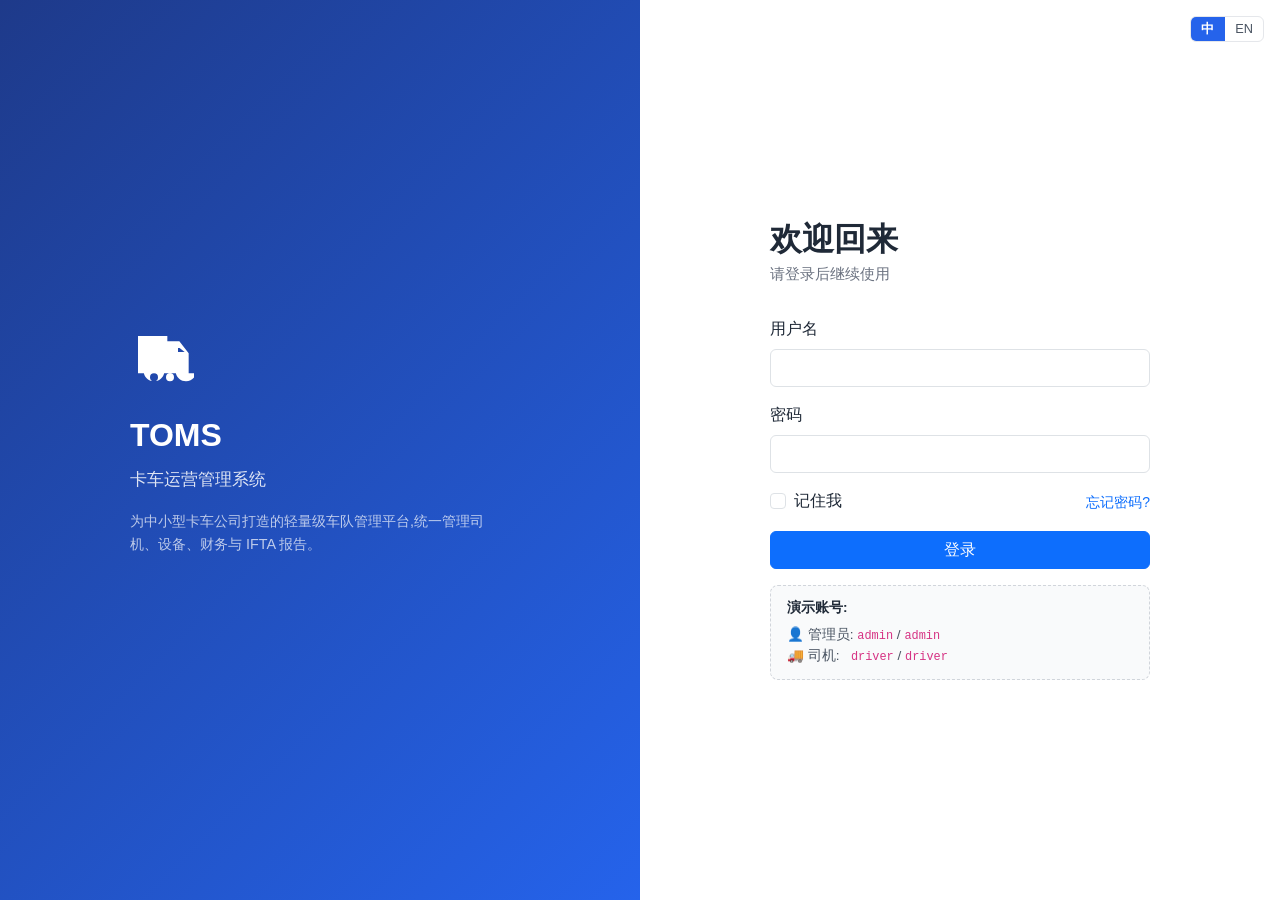
<file: index.html>
<!DOCTYPE html>
<html lang="zh-CN">
<head>
  <meta charset="UTF-8">
  <meta name="viewport" content="width=device-width, initial-scale=1.0">
  <title>TOMS · 登录 / Sign In</title>
  <link rel="icon" href="data:image/svg+xml;utf8,<svg xmlns='http://www.w3.org/2000/svg' viewBox='0 0 24 24'><text y='20' font-size='20'>🚛</text></svg>">
  <link href="https://cdn.jsdelivr.net/npm/bootstrap@5.3.2/dist/css/bootstrap.min.css" rel="stylesheet">
  <link href="assets/css/style.css" rel="stylesheet">
</head>
<body>
  <div class="login-wrap">
    <div class="login-brand">
      <div class="brand-inner">
        <svg viewBox="0 0 24 24" fill="currentColor">
          <path d="M3 17h2.2c.4 1.7 1.9 3 3.8 3s3.4-1.3 3.8-3h4.4c.4 1.7 1.9 3 3.8 3s3.4-1.3 3.8-3H22V9.5L18.5 5H14V3H3v14zm15-9.5h.6L20.5 9H18V7.5zM15 17a1.5 1.5 0 1 1 0 3 1.5 1.5 0 0 1 0-3zM9 17a1.5 1.5 0 1 1 0 3 1.5 1.5 0 0 1 0-3z"/>
        </svg>
        <h1 data-i18n="login.brand.title">TOMS</h1>
        <p style="font-size:1.05rem; margin-bottom:1rem;" data-i18n="login.brand.subtitle">Trucking Operations Management System</p>
        <p style="font-size:0.9rem; opacity:0.7;" data-i18n="login.brand.description">A lightweight fleet ops platform.</p>
      </div>
    </div>
    <div class="login-form-wrap" style="position:relative;">
      <div class="login-lang-switcher">
        <div class="lang-switcher">
          <button type="button" class="lang-btn" data-lang="zh-CN">中</button>
          <button type="button" class="lang-btn" data-lang="en-US">EN</button>
        </div>
      </div>
      <div class="login-card">
        <h2 data-i18n="login.welcome">Welcome back</h2>
        <p class="subtitle" data-i18n="login.subtitle">Please sign in to continue.</p>

        <form id="loginForm" class="needs-validation" novalidate>
          <div class="mb-3">
            <label for="username" class="form-label" data-i18n="login.field.username">Username</label>
            <input type="text" class="form-control" id="username" required autocomplete="username">
            <div class="invalid-feedback" data-i18n="login.invalid.username">Username required</div>
          </div>
          <div class="mb-3">
            <label for="password" class="form-label" data-i18n="login.field.password">Password</label>
            <input type="password" class="form-control" id="password" required autocomplete="current-password">
            <div class="invalid-feedback" data-i18n="login.invalid.password">Password required</div>
          </div>
          <div class="mb-3 d-flex justify-content-between align-items-center">
            <div class="form-check">
              <input class="form-check-input" type="checkbox" id="remember">
              <label class="form-check-label" for="remember" data-i18n="login.field.remember">Remember me</label>
            </div>
            <a href="#" class="text-decoration-none small" data-i18n="login.field.forgot">Forgot password?</a>
          </div>
          <button type="submit" class="btn btn-primary w-100 mb-3" data-i18n="login.button.signIn">Sign In</button>

          <div class="demo-creds">
            <div style="margin-bottom:0.4rem;"><strong data-i18n="login.demo.title">Demo Accounts:</strong></div>
            <div>👤 <span data-i18n="login.demo.admin">Admin</span>: <code>admin</code> / <code>admin</code></div>
            <div>🚚 <span data-i18n="login.demo.driver">Driver</span>:&nbsp;&nbsp; <code>driver</code> / <code>driver</code></div>
          </div>
        </form>
      </div>
    </div>
  </div>

  <script src="https://cdn.jsdelivr.net/npm/bootstrap@5.3.2/dist/js/bootstrap.bundle.min.js"></script>
  <script src="assets/js/i18n.js"></script>
  <script src="assets/js/common.js"></script>
  <script>
    // Apply locale to <html lang> and <title> + translate all [data-i18n] nodes
    TOMS.applyDocumentLocale('login.pageTitle');
    TOMS.applyTranslations();

    // Mark active lang button + wire up switching
    const cur = TOMS.getLocale();
    document.querySelectorAll('.lang-switcher .lang-btn').forEach(btn => {
      if (btn.dataset.lang === cur) btn.classList.add('active');
      btn.addEventListener('click', () => {
        if (btn.dataset.lang !== TOMS.getLocale()) TOMS.setLocale(btn.dataset.lang);
      });
    });

    // If already logged in, jump straight to dashboard
    if (localStorage.getItem('toms_user')) {
      window.location.href = 'dashboard.html';
    }

    const form = document.getElementById('loginForm');
    form.addEventListener('submit', (e) => {
      e.preventDefault();
      if (!form.checkValidity()) {
        form.classList.add('was-validated');
        return;
      }
      const u = document.getElementById('username').value.trim().toLowerCase();
      const p = document.getElementById('password').value;
      let user;
      if (u === 'admin' && p === 'admin') {
        user = { name: 'Admin User', role: 'admin', username: 'admin' };
      } else if (u === 'driver' && p === 'driver') {
        user = { name: 'James Carter', role: 'driver', username: 'driver', driverId: 'D001' };
      } else {
        user = { name: u.charAt(0).toUpperCase() + u.slice(1), role: 'admin', username: u };
      }
      localStorage.setItem('toms_user', JSON.stringify(user));
      window.location.href = 'dashboard.html';
    });
  </script>
</body>
</html>
</file>
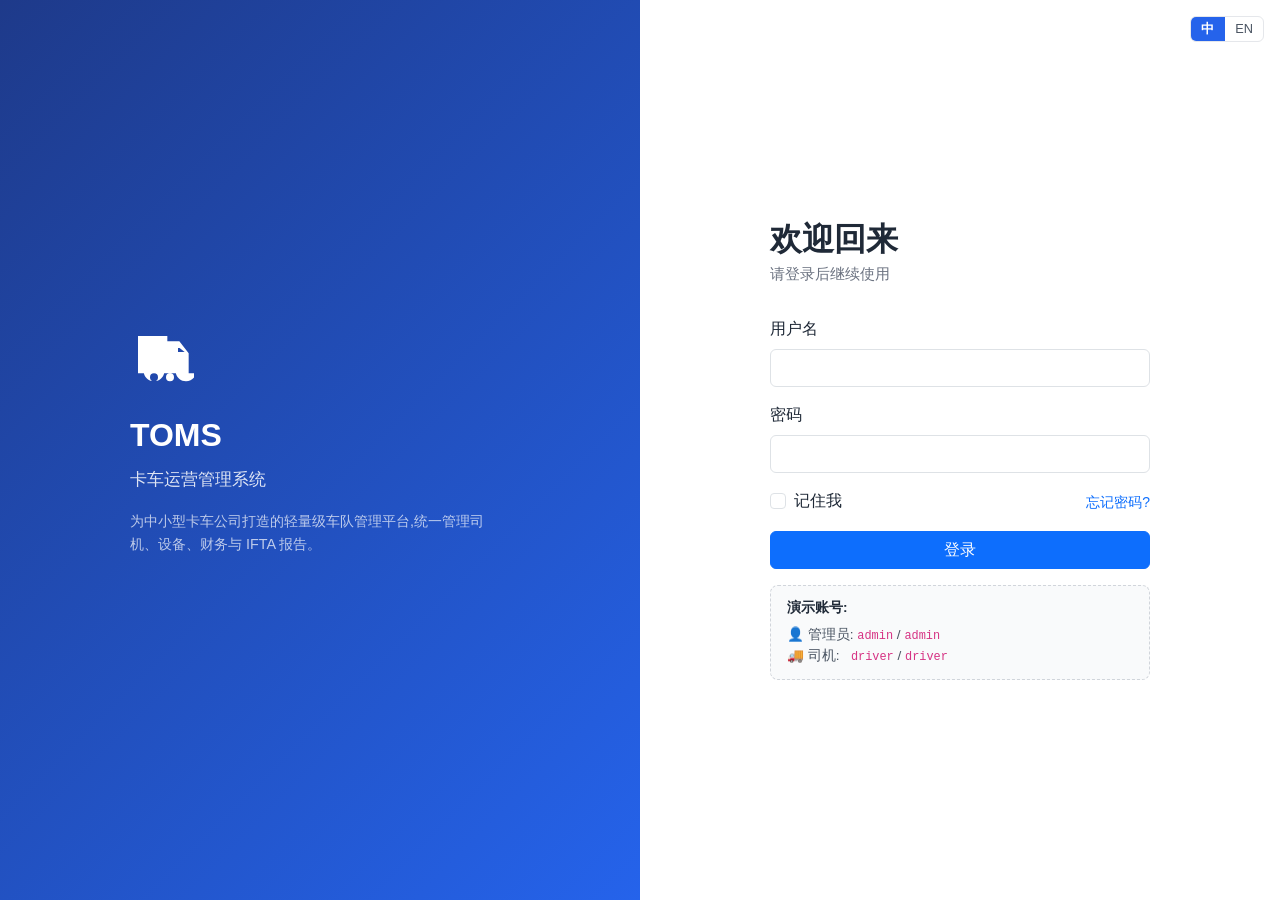
<file: drivers.html>
<!DOCTYPE html>
<html lang="zh-CN">
<head>
  <meta charset="UTF-8">
  <meta name="viewport" content="width=device-width, initial-scale=1.0">
  <script>document.documentElement.lang = localStorage.getItem('toms_locale') || 'zh-CN';</script>
  <title>TOMS</title>
  <link rel="icon" href="data:image/svg+xml;utf8,<svg xmlns='http://www.w3.org/2000/svg' viewBox='0 0 24 24'><text y='20' font-size='20'>🚛</text></svg>">
  <link href="https://cdn.jsdelivr.net/npm/bootstrap@5.3.2/dist/css/bootstrap.min.css" rel="stylesheet">
  <link href="assets/css/style.css" rel="stylesheet">
</head>
<body>
  <script src="https://cdn.jsdelivr.net/npm/bootstrap@5.3.2/dist/js/bootstrap.bundle.min.js"></script>
  <script src="assets/js/i18n.js"></script>
  <script src="assets/js/data.js"></script>
  <script src="assets/js/common.js"></script>
  <script src="assets/js/pages/drivers.js"></script>
</body>
</html>
</file>
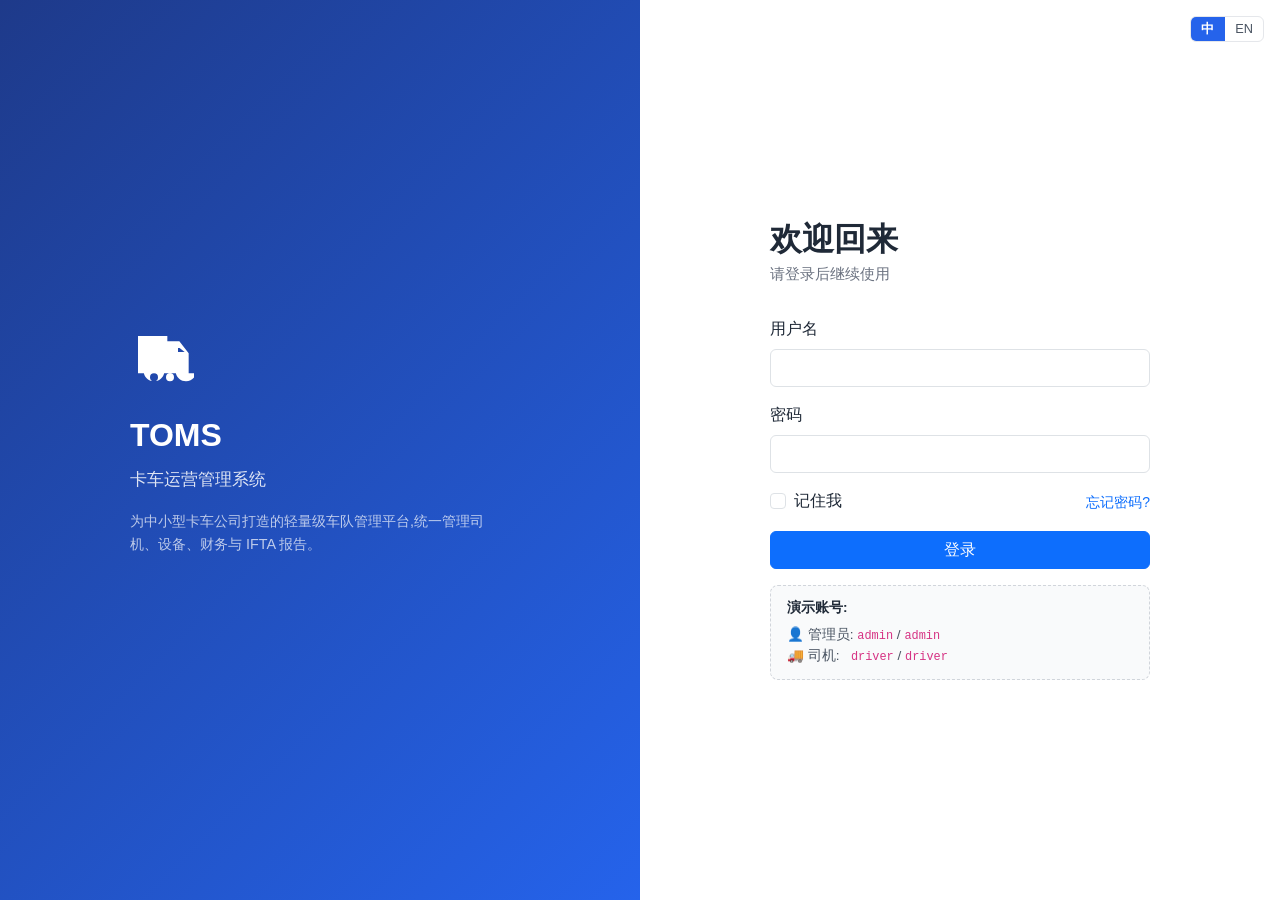
<file: equipment.html>
<!DOCTYPE html>
<html lang="zh-CN">
<head>
  <meta charset="UTF-8">
  <meta name="viewport" content="width=device-width, initial-scale=1.0">
  <script>document.documentElement.lang = localStorage.getItem('toms_locale') || 'zh-CN';</script>
  <title>TOMS</title>
  <link rel="icon" href="data:image/svg+xml;utf8,<svg xmlns='http://www.w3.org/2000/svg' viewBox='0 0 24 24'><text y='20' font-size='20'>🚛</text></svg>">
  <link href="https://cdn.jsdelivr.net/npm/bootstrap@5.3.2/dist/css/bootstrap.min.css" rel="stylesheet">
  <link href="assets/css/style.css" rel="stylesheet">
</head>
<body>
  <script src="https://cdn.jsdelivr.net/npm/bootstrap@5.3.2/dist/js/bootstrap.bundle.min.js"></script>
  <script src="assets/js/i18n.js"></script>
  <script src="assets/js/data.js"></script>
  <script src="assets/js/common.js"></script>
  <script src="assets/js/pages/equipment.js"></script>
</body>
</html>
</file>
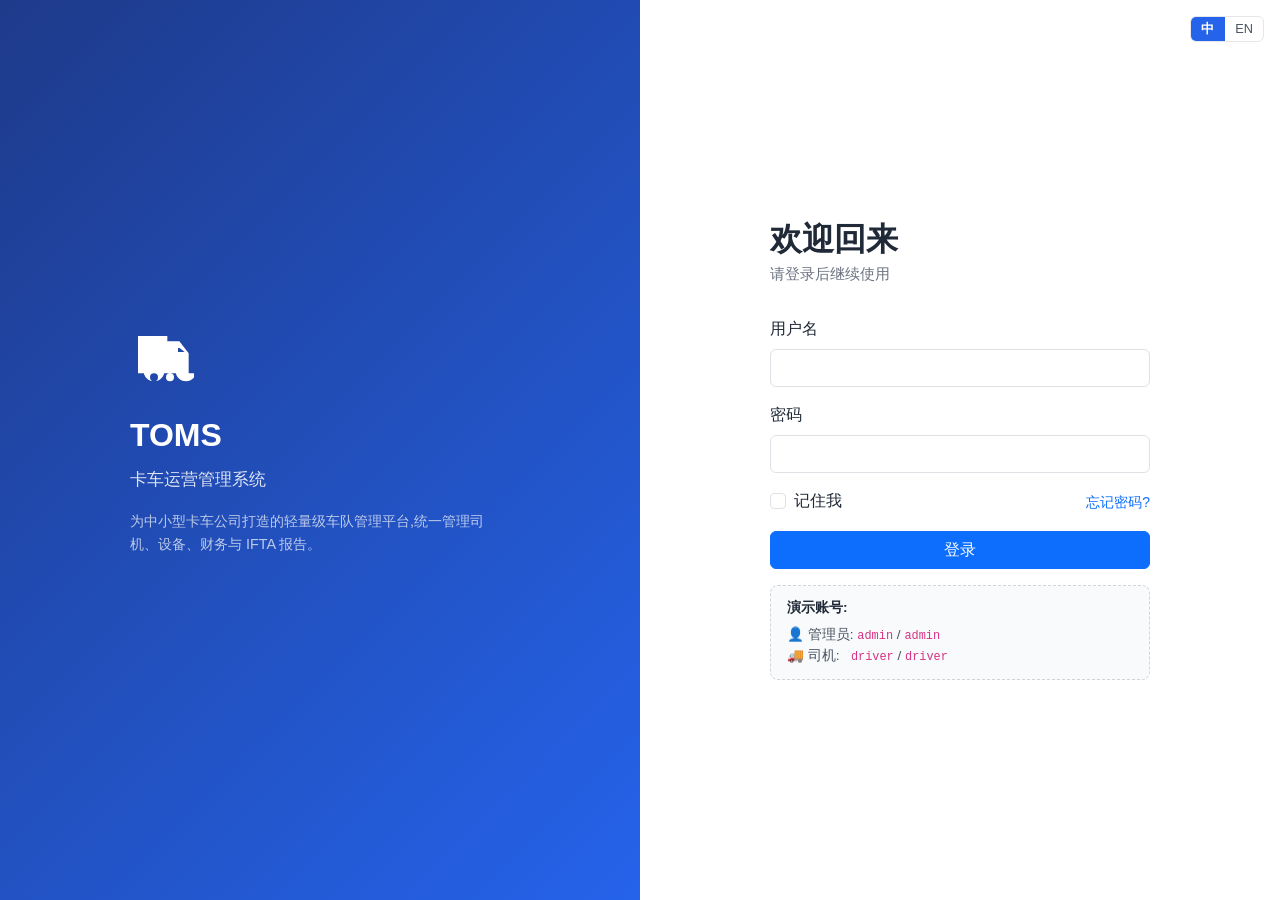
<file: expenses.html>
<!DOCTYPE html>
<html lang="zh-CN">
<head>
  <meta charset="UTF-8">
  <meta name="viewport" content="width=device-width, initial-scale=1.0">
  <script>document.documentElement.lang = localStorage.getItem('toms_locale') || 'zh-CN';</script>
  <title>TOMS</title>
  <link rel="icon" href="data:image/svg+xml;utf8,<svg xmlns='http://www.w3.org/2000/svg' viewBox='0 0 24 24'><text y='20' font-size='20'>🚛</text></svg>">
  <link href="https://cdn.jsdelivr.net/npm/bootstrap@5.3.2/dist/css/bootstrap.min.css" rel="stylesheet">
  <link href="assets/css/style.css" rel="stylesheet">
</head>
<body>
  <script src="https://cdn.jsdelivr.net/npm/bootstrap@5.3.2/dist/js/bootstrap.bundle.min.js"></script>
  <script src="assets/js/i18n.js"></script>
  <script src="assets/js/data.js"></script>
  <script src="assets/js/common.js"></script>
  <script src="assets/js/pages/expenses.js"></script>
</body>
</html>
</file>
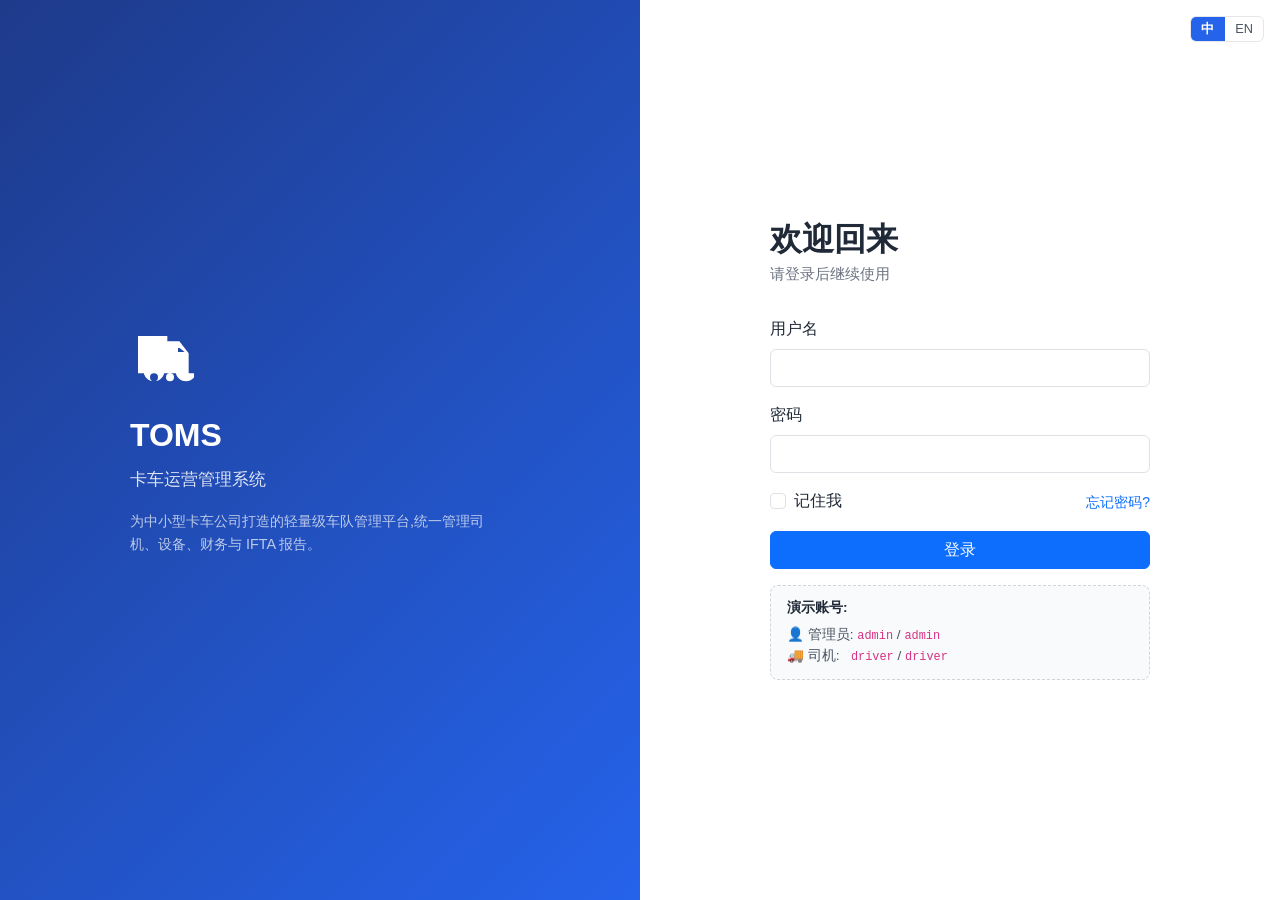
<file: ifta.html>
<!DOCTYPE html>
<html lang="zh-CN">
<head>
  <meta charset="UTF-8">
  <meta name="viewport" content="width=device-width, initial-scale=1.0">
  <script>document.documentElement.lang = localStorage.getItem('toms_locale') || 'zh-CN';</script>
  <title>TOMS</title>
  <link rel="icon" href="data:image/svg+xml;utf8,<svg xmlns='http://www.w3.org/2000/svg' viewBox='0 0 24 24'><text y='20' font-size='20'>🚛</text></svg>">
  <link href="https://cdn.jsdelivr.net/npm/bootstrap@5.3.2/dist/css/bootstrap.min.css" rel="stylesheet">
  <link href="assets/css/style.css" rel="stylesheet">
</head>
<body>
  <script src="https://cdn.jsdelivr.net/npm/bootstrap@5.3.2/dist/js/bootstrap.bundle.min.js"></script>
  <script src="assets/js/i18n.js"></script>
  <script src="assets/js/data.js"></script>
  <script src="assets/js/common.js"></script>
  <script src="assets/js/pages/ifta.js"></script>
</body>
</html>
</file>
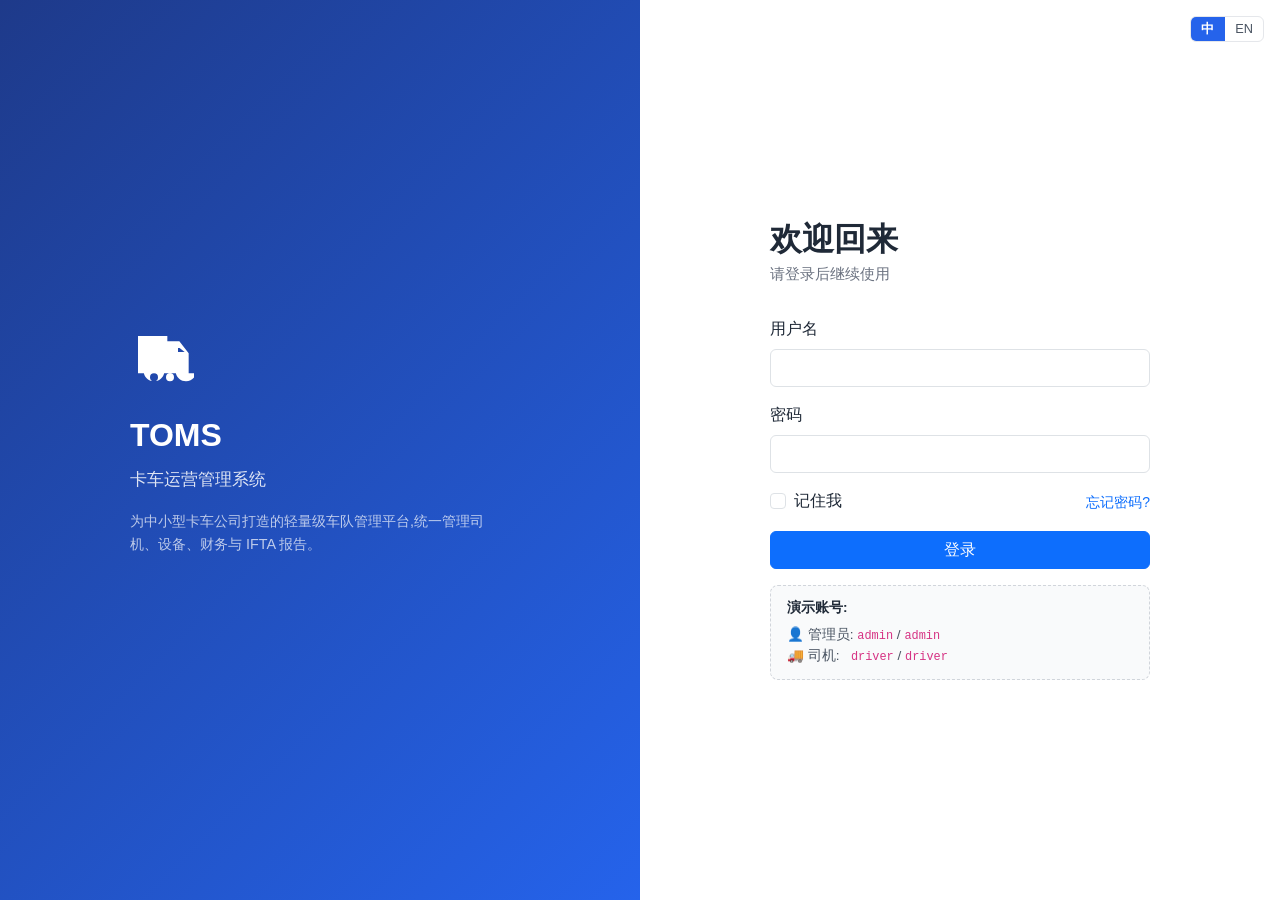
<file: maintenance.html>
<!DOCTYPE html>
<html lang="zh-CN">
<head>
  <meta charset="UTF-8">
  <meta name="viewport" content="width=device-width, initial-scale=1.0">
  <script>document.documentElement.lang = localStorage.getItem('toms_locale') || 'zh-CN';</script>
  <title>TOMS</title>
  <link rel="icon" href="data:image/svg+xml;utf8,<svg xmlns='http://www.w3.org/2000/svg' viewBox='0 0 24 24'><text y='20' font-size='20'>🚛</text></svg>">
  <link href="https://cdn.jsdelivr.net/npm/bootstrap@5.3.2/dist/css/bootstrap.min.css" rel="stylesheet">
  <link href="assets/css/style.css" rel="stylesheet">
</head>
<body>
  <script src="https://cdn.jsdelivr.net/npm/bootstrap@5.3.2/dist/js/bootstrap.bundle.min.js"></script>
  <script src="assets/js/i18n.js"></script>
  <script src="assets/js/data.js"></script>
  <script src="assets/js/common.js"></script>
  <script src="assets/js/pages/maintenance.js"></script>
</body>
</html>
</file>
<file: assets/css/style.css>
/* ============================
   TOMS - Trucking Ops Mgmt
   Bootstrap Admin theme overrides
   ============================ */

:root {
  --toms-sidebar-bg: #1f2937;
  --toms-sidebar-hover: #374151;
  --toms-sidebar-active: #2563eb;
  --toms-sidebar-text: #cbd5e1;
  --toms-sidebar-text-active: #fff;
  --toms-content-bg: #f4f6fb;
  --toms-card-shadow: 0 2px 6px rgba(0, 0, 0, 0.04);
  --toms-border: #e5e7eb;
  --toms-sidebar-width: 240px;
  --toms-topbar-height: 56px;
}

html, body {
  height: 100%;
  margin: 0;
  font-family: -apple-system, BlinkMacSystemFont, "Segoe UI", "PingFang SC",
               "Helvetica Neue", Helvetica, Arial, sans-serif;
  background: var(--toms-content-bg);
  color: #1f2937;
}

/* ============== Login Page ============== */
.login-wrap {
  min-height: 100vh;
  display: grid;
  grid-template-columns: 1fr 1fr;
}
.login-brand {
  background: linear-gradient(135deg, #1e3a8a 0%, #2563eb 100%);
  color: #fff;
  display: flex;
  align-items: center;
  justify-content: center;
  padding: 3rem;
}
.login-brand .brand-inner { max-width: 380px; }
.login-brand svg { width: 64px; height: 64px; margin-bottom: 1.5rem; }
.login-brand h1 { font-size: 2rem; font-weight: 700; margin-bottom: 0.75rem; }
.login-brand p { opacity: 0.85; line-height: 1.6; }

.login-form-wrap {
  display: flex;
  align-items: center;
  justify-content: center;
  padding: 2rem;
  background: #fff;
}
.login-card { width: 100%; max-width: 380px; }
.login-card h2 { font-weight: 600; margin-bottom: 0.25rem; }
.login-card .subtitle { color: #6b7280; margin-bottom: 2rem; font-size: 0.95rem; }
.demo-creds {
  background: #f9fafb;
  border: 1px dashed #d1d5db;
  border-radius: 8px;
  padding: 12px 16px;
  font-size: 0.85rem;
  color: #4b5563;
}
.demo-creds strong { color: #1f2937; }

@media (max-width: 768px) {
  .login-wrap { grid-template-columns: 1fr; }
  .login-brand { min-height: 200px; padding: 2rem; }
}

/* ============== Layout: Sidebar + Topbar ============== */
.app-shell {
  display: flex;
  min-height: 100vh;
}

.sidebar {
  width: var(--toms-sidebar-width);
  background: var(--toms-sidebar-bg);
  color: var(--toms-sidebar-text);
  position: fixed;
  top: 0;
  left: 0;
  bottom: 0;
  display: flex;
  flex-direction: column;
  z-index: 1030;
  transition: transform 0.25s ease;
}
.sidebar-header {
  height: var(--toms-topbar-height);
  padding: 0 1.25rem;
  display: flex;
  align-items: center;
  gap: 0.6rem;
  border-bottom: 1px solid rgba(255, 255, 255, 0.08);
  color: #fff;
  font-weight: 700;
  font-size: 1.05rem;
}
.sidebar-header svg { width: 24px; height: 24px; }

.sidebar-nav {
  flex: 1;
  overflow-y: auto;
  padding: 0.75rem 0;
}
.sidebar-nav a {
  display: flex;
  align-items: center;
  gap: 0.75rem;
  padding: 0.65rem 1.25rem;
  color: var(--toms-sidebar-text);
  text-decoration: none;
  font-size: 0.92rem;
  border-left: 3px solid transparent;
  transition: background 0.15s, color 0.15s;
}
.sidebar-nav a:hover {
  background: var(--toms-sidebar-hover);
  color: #fff;
}
.sidebar-nav a.active {
  background: rgba(37, 99, 235, 0.15);
  color: var(--toms-sidebar-text-active);
  border-left-color: var(--toms-sidebar-active);
}
.sidebar-nav a .nav-icon { width: 18px; height: 18px; flex-shrink: 0; }
.sidebar-nav .nav-section {
  padding: 1rem 1.25rem 0.4rem;
  font-size: 0.7rem;
  letter-spacing: 0.08em;
  text-transform: uppercase;
  color: #6b7280;
}

.sidebar-footer {
  padding: 1rem 1.25rem;
  border-top: 1px solid rgba(255, 255, 255, 0.08);
  font-size: 0.78rem;
  color: #6b7280;
}

.main-area {
  flex: 1;
  margin-left: var(--toms-sidebar-width);
  display: flex;
  flex-direction: column;
  min-width: 0;
}

.topbar {
  height: var(--toms-topbar-height);
  background: #fff;
  border-bottom: 1px solid var(--toms-border);
  display: flex;
  align-items: center;
  justify-content: space-between;
  padding: 0 1.5rem;
  position: sticky;
  top: 0;
  z-index: 1020;
}
.topbar .page-title {
  font-size: 1.05rem;
  font-weight: 600;
  margin: 0;
  color: #1f2937;
}
.topbar .topbar-right {
  display: flex;
  align-items: center;
  gap: 1rem;
  font-size: 0.9rem;
  color: #4b5563;
}
.topbar .user-chip {
  display: flex;
  align-items: center;
  gap: 0.5rem;
}
.topbar .user-chip .avatar {
  width: 32px; height: 32px;
  border-radius: 50%;
  background: #2563eb;
  color: #fff;
  display: inline-flex;
  align-items: center;
  justify-content: center;
  font-size: 0.85rem;
  font-weight: 600;
}

.menu-toggle {
  display: none;
  background: transparent;
  border: 0;
  font-size: 1.4rem;
  cursor: pointer;
  color: #4b5563;
}

/* Language switcher (segmented) */
.lang-switcher {
  display: inline-flex;
  border: 1px solid var(--toms-border);
  border-radius: 6px;
  overflow: hidden;
  background: #fff;
}
.lang-switcher .lang-btn {
  background: transparent;
  border: 0;
  padding: 3px 10px;
  font-size: 0.8rem;
  color: #4b5563;
  cursor: pointer;
  min-width: 32px;
  line-height: 1.4;
  transition: background 0.12s, color 0.12s;
}
.lang-switcher .lang-btn:hover { background: #f3f4f6; }
.lang-switcher .lang-btn.active {
  background: #2563eb;
  color: #fff;
  font-weight: 600;
}
.lang-switcher .lang-btn + .lang-btn { border-left: 1px solid var(--toms-border); }
.lang-switcher .lang-btn.active + .lang-btn,
.lang-switcher .lang-btn + .lang-btn.active { border-left-color: #2563eb; }

/* Login page top-right corner switcher */
.login-lang-switcher {
  position: absolute;
  top: 1rem;
  right: 1rem;
  z-index: 10;
}

.content {
  padding: 1.5rem;
  flex: 1;
}

/* ============== Cards / Stats ============== */
.stat-card {
  background: #fff;
  border-radius: 10px;
  border: 1px solid var(--toms-border);
  box-shadow: var(--toms-card-shadow);
  padding: 1.25rem;
  height: 100%;
}
.stat-card .label {
  font-size: 0.8rem;
  color: #6b7280;
  text-transform: uppercase;
  letter-spacing: 0.04em;
  margin-bottom: 0.5rem;
}
.stat-card .value {
  font-size: 1.85rem;
  font-weight: 700;
  color: #111827;
  margin-bottom: 0.25rem;
}
.stat-card .delta {
  font-size: 0.8rem;
  color: #6b7280;
}
.stat-card .delta.up { color: #16a34a; }
.stat-card .delta.down { color: #dc2626; }

.stat-icon-wrap {
  display: flex;
  align-items: flex-start;
  justify-content: space-between;
}
.stat-icon {
  width: 40px; height: 40px;
  border-radius: 8px;
  display: inline-flex;
  align-items: center;
  justify-content: center;
  color: #fff;
}
.stat-icon.blue { background: #2563eb; }
.stat-icon.green { background: #16a34a; }
.stat-icon.amber { background: #d97706; }
.stat-icon.red { background: #dc2626; }
.stat-icon.purple { background: #7c3aed; }
.stat-icon.gray { background: #6b7280; }

.section-card {
  background: #fff;
  border-radius: 10px;
  border: 1px solid var(--toms-border);
  box-shadow: var(--toms-card-shadow);
  padding: 1.25rem;
  margin-bottom: 1.25rem;
}
.section-card .section-header {
  display: flex;
  justify-content: space-between;
  align-items: center;
  margin-bottom: 1rem;
}
.section-card .section-title {
  font-size: 1rem;
  font-weight: 600;
  margin: 0;
  color: #111827;
}
.section-card .section-subtitle {
  font-size: 0.8rem;
  color: #6b7280;
  margin-left: 0.5rem;
}

/* ============== Tables ============== */
.toms-table {
  width: 100%;
  margin-bottom: 0;
}
.toms-table thead th {
  background: #f9fafb;
  color: #4b5563;
  font-size: 0.78rem;
  text-transform: uppercase;
  letter-spacing: 0.04em;
  font-weight: 600;
  border-bottom: 1px solid var(--toms-border);
  padding: 0.75rem 0.85rem;
  white-space: nowrap;
}
.toms-table tbody td {
  padding: 0.75rem 0.85rem;
  vertical-align: middle;
  border-bottom: 1px solid #f3f4f6;
  font-size: 0.9rem;
}
.toms-table tbody tr:hover { background: #f9fafb; }
.toms-table tbody tr.clickable { cursor: pointer; }
.toms-table tbody tr.overdue { background: #fef2f2; }
.toms-table tbody tr.overdue:hover { background: #fee2e2; }
.toms-table tbody tr.upcoming { background: #fffbeb; }
.toms-table tbody tr.upcoming:hover { background: #fef3c7; }

/* ============== Badges ============== */
.badge-pill {
  display: inline-block;
  font-size: 0.72rem;
  font-weight: 600;
  padding: 0.25rem 0.6rem;
  border-radius: 999px;
  text-transform: uppercase;
  letter-spacing: 0.04em;
}
.badge-pill.success { background: #dcfce7; color: #166534; }
.badge-pill.warning { background: #fef3c7; color: #92400e; }
.badge-pill.danger  { background: #fee2e2; color: #991b1b; }
.badge-pill.info    { background: #dbeafe; color: #1e40af; }
.badge-pill.gray    { background: #f3f4f6; color: #4b5563; }
.badge-pill.purple  { background: #ede9fe; color: #5b21b6; }

/* ============== Drawer (Detail Panel) ============== */
.drawer-backdrop {
  position: fixed;
  inset: 0;
  background: rgba(15, 23, 42, 0.4);
  z-index: 1040;
  opacity: 0;
  pointer-events: none;
  transition: opacity 0.2s ease;
}
.drawer-backdrop.show { opacity: 1; pointer-events: all; }

.drawer {
  position: fixed;
  top: 0;
  right: 0;
  bottom: 0;
  width: 420px;
  max-width: 90vw;
  background: #fff;
  z-index: 1050;
  box-shadow: -8px 0 24px rgba(15, 23, 42, 0.12);
  transform: translateX(100%);
  transition: transform 0.25s ease;
  display: flex;
  flex-direction: column;
}
.drawer.show { transform: translateX(0); }
.drawer-header {
  padding: 1.1rem 1.25rem;
  border-bottom: 1px solid var(--toms-border);
  display: flex;
  justify-content: space-between;
  align-items: center;
}
.drawer-body { padding: 1.25rem; overflow-y: auto; flex: 1; }
.drawer-section { margin-bottom: 1.5rem; }
.drawer-section h6 {
  font-size: 0.72rem;
  text-transform: uppercase;
  color: #6b7280;
  letter-spacing: 0.06em;
  margin-bottom: 0.6rem;
}
.kv-row { display: flex; justify-content: space-between; padding: 0.35rem 0; font-size: 0.9rem; }
.kv-row .k { color: #6b7280; }
.kv-row .v { color: #111827; font-weight: 500; }

/* ============== Toolbar / Filters ============== */
.toolbar {
  background: #fff;
  border-radius: 10px;
  border: 1px solid var(--toms-border);
  box-shadow: var(--toms-card-shadow);
  padding: 0.85rem 1rem;
  margin-bottom: 1.25rem;
  display: flex;
  flex-wrap: wrap;
  gap: 0.75rem;
  align-items: center;
}
.toolbar .form-control,
.toolbar .form-select {
  font-size: 0.88rem;
  min-width: 140px;
  width: auto;
}
.toolbar .toolbar-spacer { flex: 1; }

/* ============== Responsive ============== */
@media (max-width: 992px) {
  .sidebar { transform: translateX(-100%); }
  .sidebar.show { transform: translateX(0); }
  .main-area { margin-left: 0; }
  .menu-toggle { display: inline-flex; }
}

/* ============== Misc ============== */
.empty-state {
  text-align: center;
  padding: 3rem 1rem;
  color: #6b7280;
}
.empty-state svg { width: 56px; height: 56px; opacity: 0.5; margin-bottom: 1rem; }

.mini-stat {
  font-size: 0.85rem;
}
.mini-stat .label { color: #6b7280; }
.mini-stat .value { font-weight: 600; color: #111827; }

.text-muted-sm { color: #9ca3af; font-size: 0.8rem; }
</file>
